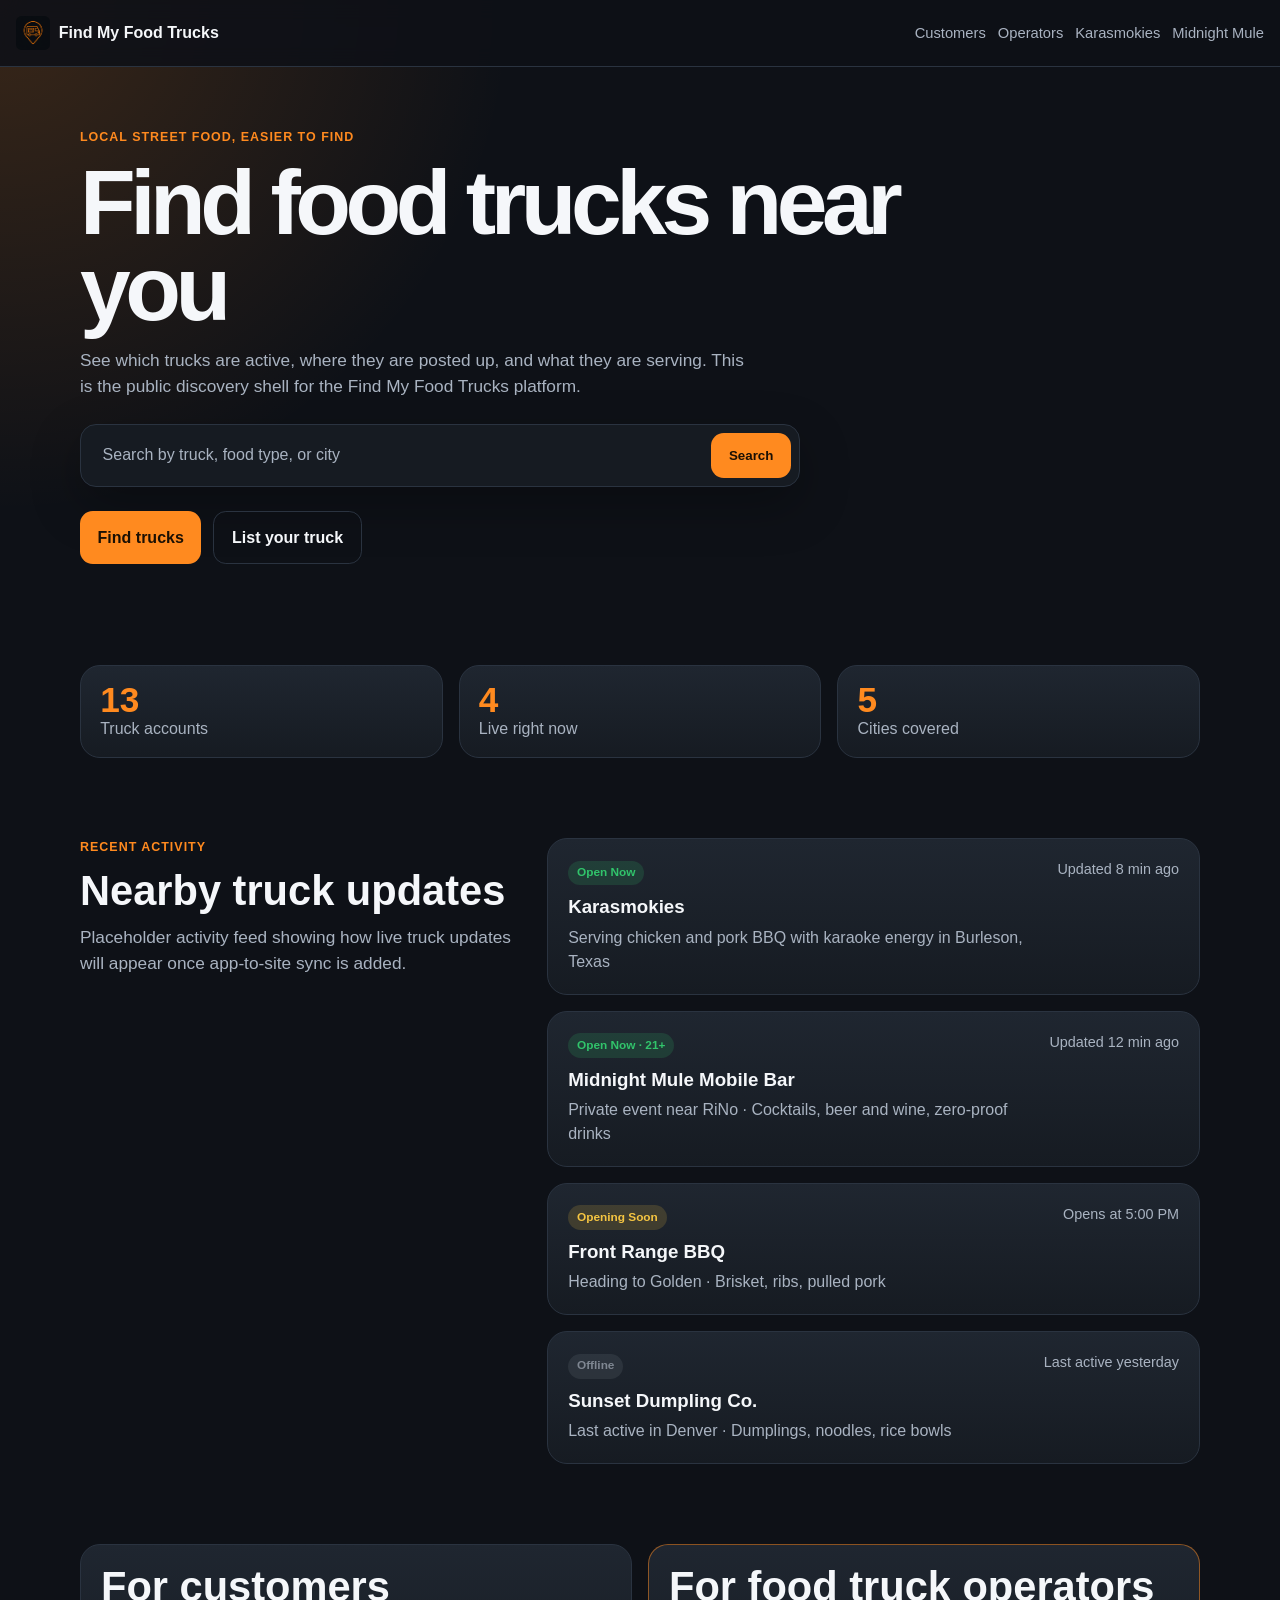
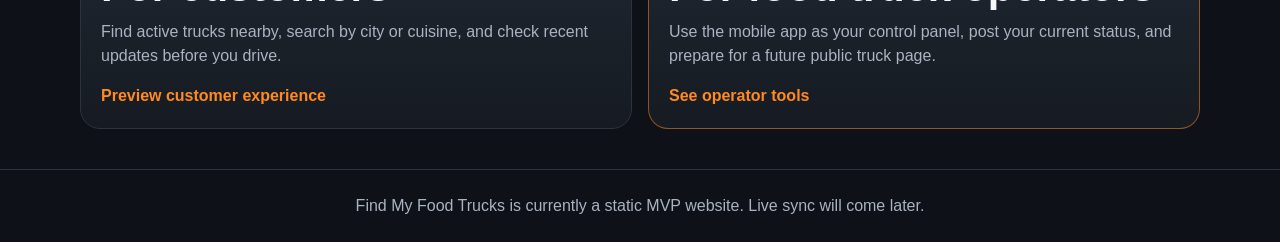
<file: index.html>
<!DOCTYPE html>
<html lang="en">
<head>
  <meta charset="UTF-8" />
  <meta name="viewport" content="width=device-width, initial-scale=1.0" />
  <title>Find My Food Trucks</title>
  <link rel="stylesheet" href="styles.css" />
</head>
<body>
  <header class="site-header">
    <a class="brand brand-with-logo" href="index.html">
      <img src="assets/Findmyfoodtrucklogo.png" alt="" />
      <span>Find My Food Trucks</span>
    </a>

    <nav class="nav-links" aria-label="Main navigation">
      <a href="customers.html">Customers</a>
      <a href="operators.html">Operators</a>
      <a href="trucks/demo-truck.html">Karasmokies</a>
      <a href="trucks/midnight-mule.html">Midnight Mule</a>
    </nav>
  </header>

  <main>
    <section class="hero section">
      <div class="hero-content">
        <p class="eyebrow">Local street food, easier to find</p>
        <h1>Find food trucks near you</h1>
        <p class="hero-text">
          See which trucks are active, where they are posted up, and what they are serving.
          This is the public discovery shell for the Find My Food Trucks platform.
        </p>

        <form class="search-card" action="#" method="get">
          <label for="truck-search" class="sr-only">Search food trucks</label>
          <input
            id="truck-search"
            type="search"
            placeholder="Search by truck, food type, or city"
          />
          <button type="submit">Search</button>
        </form>

        <div class="hero-actions">
          <a class="button primary" href="customers.html">Find trucks</a>
          <a class="button secondary" href="operators.html">List your truck</a>
        </div>
      </div>
    </section>

    <section class="stats section" aria-label="Platform stats">
      <article class="stat-card">
        <strong>13</strong>
        <span>Truck accounts</span>
      </article>
      <article class="stat-card">
        <strong>4</strong>
        <span>Live right now</span>
      </article>
      <article class="stat-card">
        <strong>5</strong>
        <span>Cities covered</span>
      </article>
    </section>

    <section class="section split-section">
      <div>
        <p class="eyebrow">Recent activity</p>
        <h2>Nearby truck updates</h2>
        <p class="section-text">
          Placeholder activity feed showing how live truck updates will appear once app-to-site sync is added.
        </p>
      </div>

      <div class="activity-list">
        <article class="activity-card">
          <div>
            <span class="status-badge open">Open Now</span>
            <h3><a href="trucks/demo-truck.html">Karasmokies</a></h3>
            <p>Serving chicken and pork BBQ with karaoke energy in Burleson, Texas</p>
          </div>
          <span class="activity-time">Updated 8 min ago</span>
        </article>

        <article class="activity-card">
          <div>
            <span class="status-badge open">Open Now · 21+</span>
            <h3><a href="trucks/midnight-mule.html">Midnight Mule Mobile Bar</a></h3>
            <p>Private event near RiNo · Cocktails, beer and wine, zero-proof drinks</p>
          </div>
          <span class="activity-time">Updated 12 min ago</span>
        </article>

        <article class="activity-card">
          <div>
            <span class="status-badge soon">Opening Soon</span>
            <h3>Front Range BBQ</h3>
            <p>Heading to Golden · Brisket, ribs, pulled pork</p>
          </div>
          <span class="activity-time">Opens at 5:00 PM</span>
        </article>

        <article class="activity-card">
          <div>
            <span class="status-badge offline">Offline</span>
            <h3>Sunset Dumpling Co.</h3>
            <p>Last active in Denver · Dumplings, noodles, rice bowls</p>
          </div>
          <span class="activity-time">Last active yesterday</span>
        </article>
      </div>
    </section>

    <section class="section cta-grid">
      <article class="cta-card">
        <h2>For customers</h2>
        <p>
          Find active trucks nearby, search by city or cuisine, and check recent updates before you drive.
        </p>
        <a class="text-link" href="customers.html">Preview customer experience</a>
      </article>

      <article class="cta-card accent">
        <h2>For food truck operators</h2>
        <p>
          Use the mobile app as your control panel, post your current status, and prepare for a future public truck page.
        </p>
        <a class="text-link" href="operators.html">See operator tools</a>
      </article>
    </section>
  </main>

  <footer class="site-footer">
    <p>Find My Food Trucks is currently a static MVP website. Live sync will come later.</p>
  </footer>
</body>
</html>
</file>
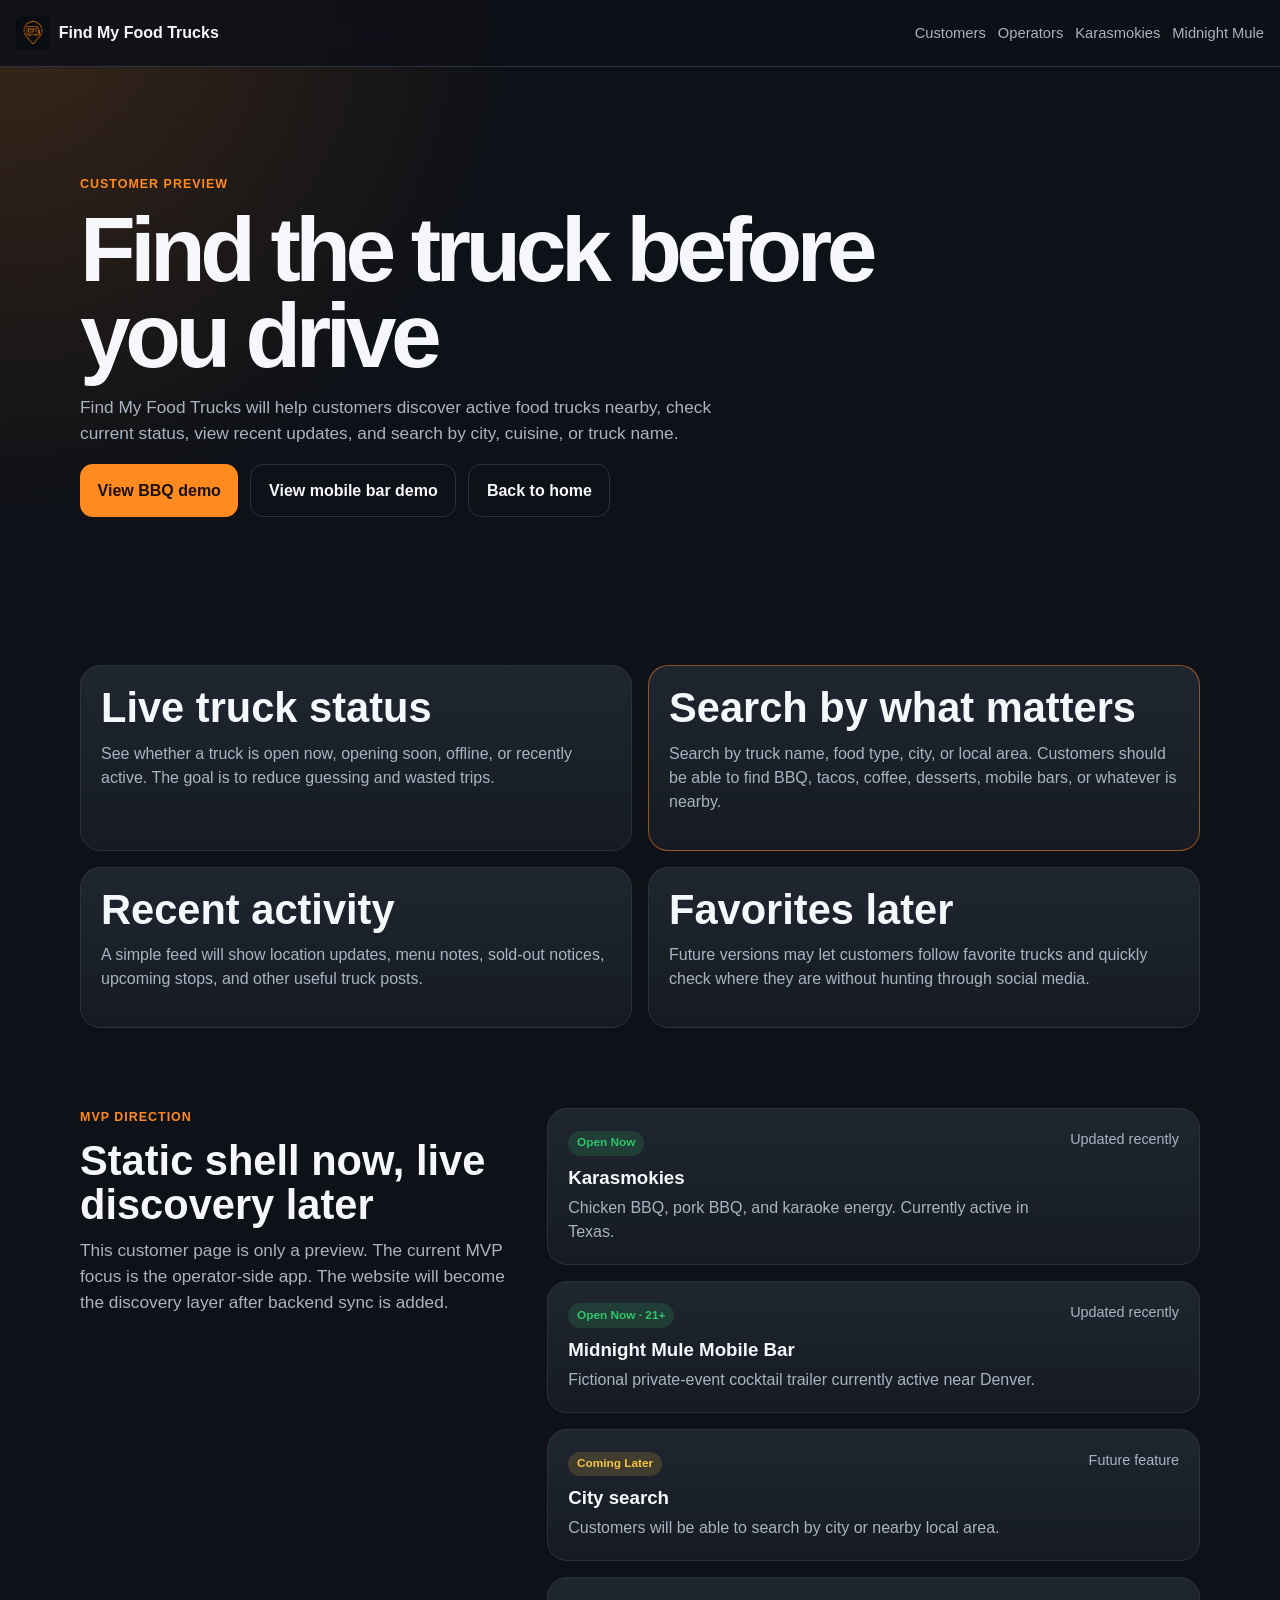
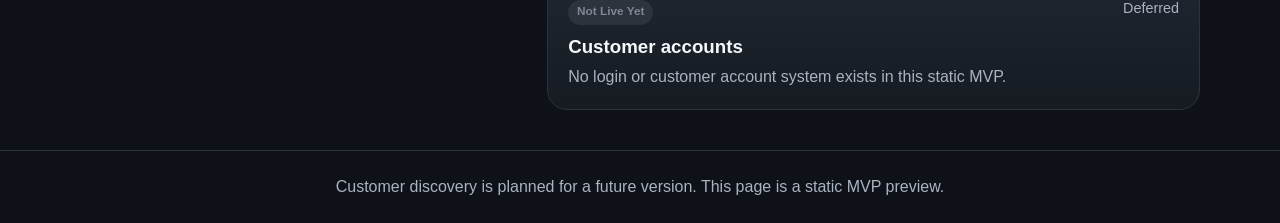
<file: customers.html>
<!DOCTYPE html>
<html lang="en">
<head>
  <meta charset="UTF-8" />
  <meta name="viewport" content="width=device-width, initial-scale=1.0" />
  <title>For Customers | Find My Food Trucks</title>
  <link rel="stylesheet" href="styles.css" />
</head>
<body>
  <header class="site-header">
    <a class="brand brand-with-logo" href="index.html">
      <img src="assets/Findmyfoodtrucklogo.png" alt="" />
      <span>Find My Food Trucks</span>
    </a>

    <nav class="nav-links" aria-label="Main navigation">
      <a href="customers.html">Customers</a>
      <a href="operators.html">Operators</a>
      <a href="trucks/demo-truck.html">Karasmokies</a>
      <a href="trucks/midnight-mule.html">Midnight Mule</a>
    </nav>
  </header>

  <main>
    <section class="hero section">
      <div class="hero-content">
        <p class="eyebrow">Customer preview</p>
        <h1>Find the truck before you drive</h1>
        <p class="hero-text">
          Find My Food Trucks will help customers discover active food trucks nearby,
          check current status, view recent updates, and search by city, cuisine, or truck name.
        </p>

        <div class="hero-actions">
          <a class="button primary" href="trucks/demo-truck.html">View BBQ demo</a>
          <a class="button secondary" href="trucks/midnight-mule.html">View mobile bar demo</a>
          <a class="button secondary" href="index.html">Back to home</a>
        </div>
      </div>
    </section>

    <section class="section cta-grid">
      <article class="cta-card">
        <h2>Live truck status</h2>
        <p>
          See whether a truck is open now, opening soon, offline, or recently active.
          The goal is to reduce guessing and wasted trips.
        </p>
      </article>

      <article class="cta-card accent">
        <h2>Search by what matters</h2>
        <p>
          Search by truck name, food type, city, or local area. Customers should be
          able to find BBQ, tacos, coffee, desserts, mobile bars, or whatever is nearby.
        </p>
      </article>

      <article class="cta-card">
        <h2>Recent activity</h2>
        <p>
          A simple feed will show location updates, menu notes, sold-out notices,
          upcoming stops, and other useful truck posts.
        </p>
      </article>

      <article class="cta-card">
        <h2>Favorites later</h2>
        <p>
          Future versions may let customers follow favorite trucks and quickly check
          where they are without hunting through social media.
        </p>
      </article>
    </section>

    <section class="section split-section">
      <div>
        <p class="eyebrow">MVP direction</p>
        <h2>Static shell now, live discovery later</h2>
        <p class="section-text">
          This customer page is only a preview. The current MVP focus is the operator-side
          app. The website will become the discovery layer after backend sync is added.
        </p>
      </div>

      <div class="activity-list">
        <article class="activity-card">
          <div>
            <span class="status-badge open">Open Now</span>
            <h3><a href="trucks/demo-truck.html">Karasmokies</a></h3>
            <p>Chicken BBQ, pork BBQ, and karaoke energy. Currently active in Texas.</p>
          </div>
          <span class="activity-time">Updated recently</span>
        </article>

        <article class="activity-card">
          <div>
            <span class="status-badge open">Open Now · 21+</span>
            <h3><a href="trucks/midnight-mule.html">Midnight Mule Mobile Bar</a></h3>
            <p>Fictional private-event cocktail trailer currently active near Denver.</p>
          </div>
          <span class="activity-time">Updated recently</span>
        </article>

        <article class="activity-card">
          <div>
            <span class="status-badge soon">Coming Later</span>
            <h3>City search</h3>
            <p>Customers will be able to search by city or nearby local area.</p>
          </div>
          <span class="activity-time">Future feature</span>
        </article>

        <article class="activity-card">
          <div>
            <span class="status-badge offline">Not Live Yet</span>
            <h3>Customer accounts</h3>
            <p>No login or customer account system exists in this static MVP.</p>
          </div>
          <span class="activity-time">Deferred</span>
        </article>
      </div>
    </section>
  </main>

  <footer class="site-footer">
    <p>Customer discovery is planned for a future version. This page is a static MVP preview.</p>
  </footer>
</body>
</html>
</file>
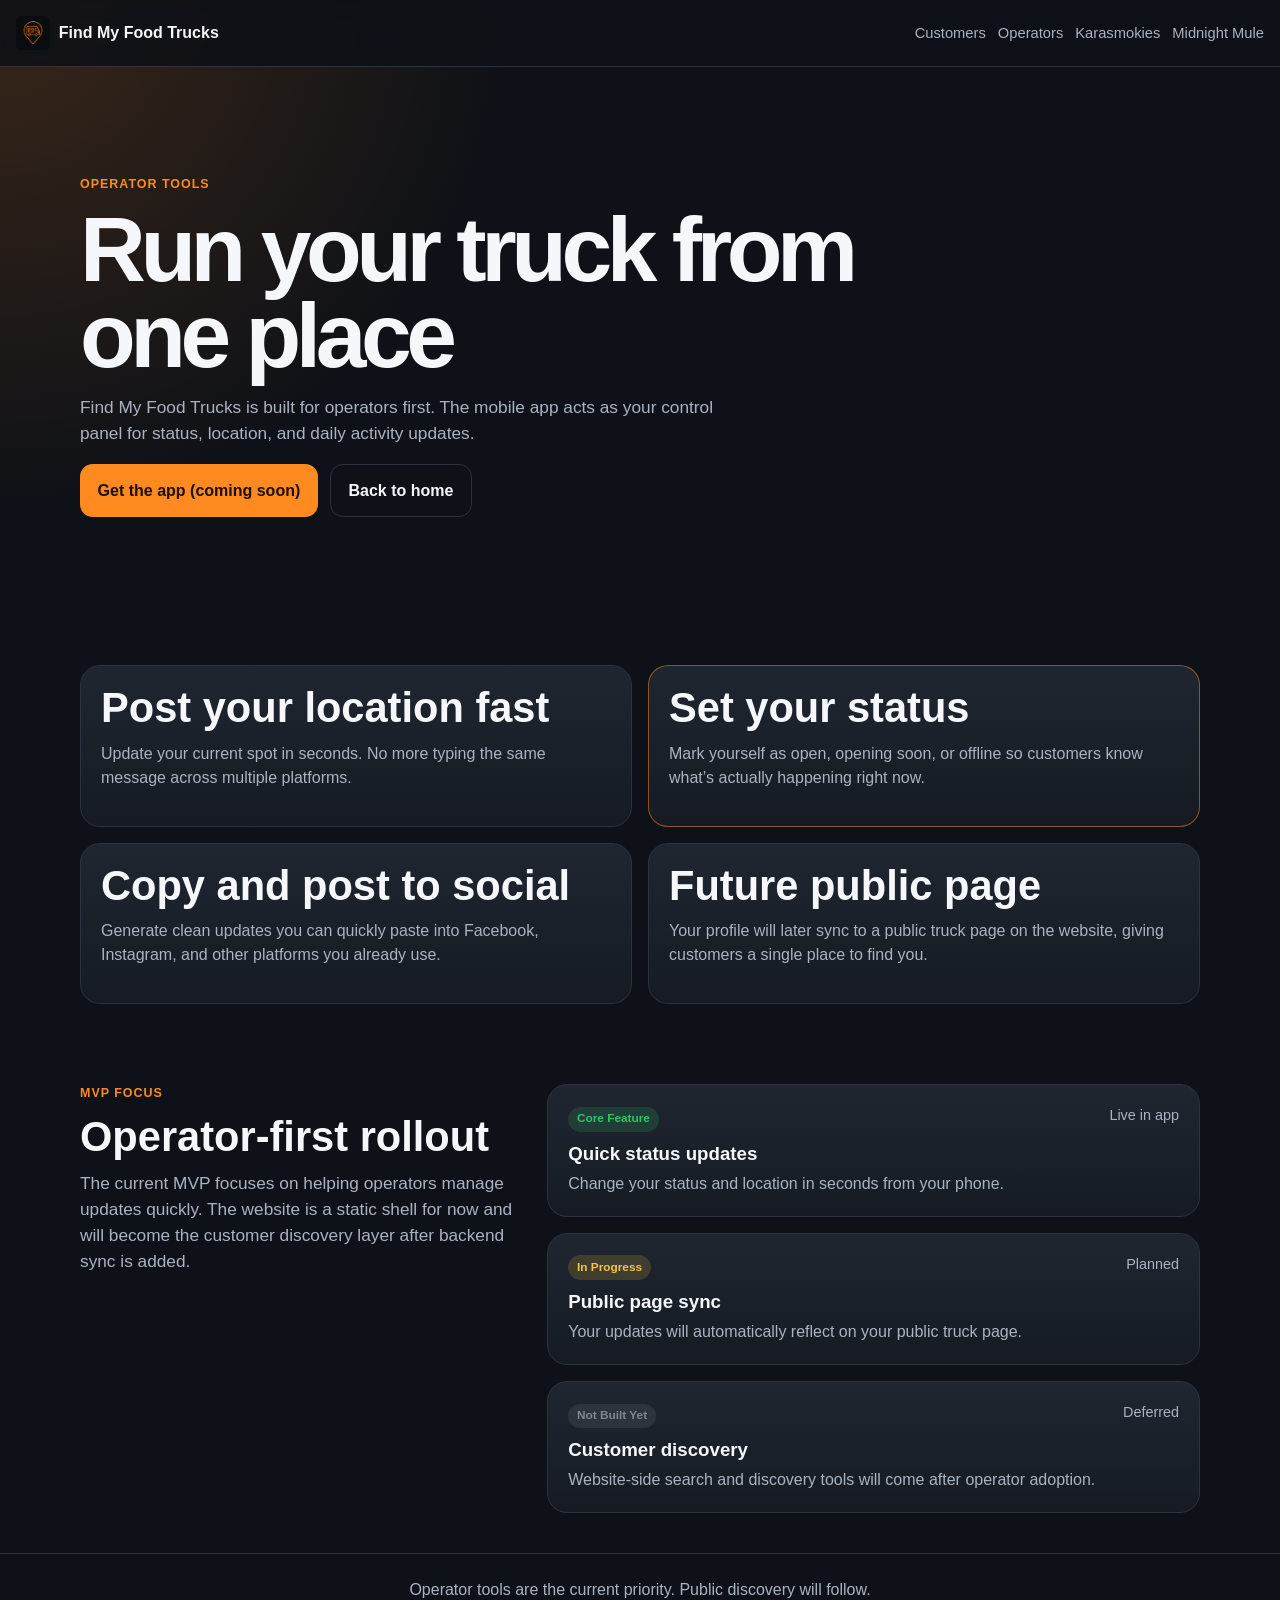
<file: operators.html>
<!DOCTYPE html>
<html lang="en">
<head>
  <meta charset="UTF-8" />
  <meta name="viewport" content="width=device-width, initial-scale=1.0" />
  <title>For Operators | Find My Food Trucks</title>
  <link rel="stylesheet" href="styles.css" />
</head>
<body>
  <header class="site-header">
    <a class="brand brand-with-logo" href="index.html">
      <img src="assets/Findmyfoodtrucklogo.png" alt="" />
      <span>Find My Food Trucks</span>
    </a>

    <nav class="nav-links" aria-label="Main navigation">
      <a href="customers.html">Customers</a>
      <a href="operators.html">Operators</a>
      <a href="trucks/demo-truck.html">Karasmokies</a>
      <a href="trucks/midnight-mule.html">Midnight Mule</a>
    </nav>
  </header>

  <main>
    <section class="hero section">
      <div class="hero-content">
        <p class="eyebrow">Operator tools</p>
        <h1>Run your truck from one place</h1>
        <p class="hero-text">
          Find My Food Trucks is built for operators first. The mobile app acts as your
          control panel for status, location, and daily activity updates.
        </p>

        <div class="hero-actions">
          <a class="button primary" href="#">Get the app (coming soon)</a>
          <a class="button secondary" href="index.html">Back to home</a>
        </div>
      </div>
    </section>

    <section class="section cta-grid">
      <article class="cta-card">
        <h2>Post your location fast</h2>
        <p>
          Update your current spot in seconds. No more typing the same message
          across multiple platforms.
        </p>
      </article>

      <article class="cta-card accent">
        <h2>Set your status</h2>
        <p>
          Mark yourself as open, opening soon, or offline so customers know
          what’s actually happening right now.
        </p>
      </article>

      <article class="cta-card">
        <h2>Copy and post to social</h2>
        <p>
          Generate clean updates you can quickly paste into Facebook, Instagram,
          and other platforms you already use.
        </p>
      </article>

      <article class="cta-card">
        <h2>Future public page</h2>
        <p>
          Your profile will later sync to a public truck page on the website,
          giving customers a single place to find you.
        </p>
      </article>
    </section>

    <section class="section split-section">
      <div>
        <p class="eyebrow">MVP focus</p>
        <h2>Operator-first rollout</h2>
        <p class="section-text">
          The current MVP focuses on helping operators manage updates quickly.
          The website is a static shell for now and will become the customer
          discovery layer after backend sync is added.
        </p>
      </div>

      <div class="activity-list">
        <article class="activity-card">
          <div>
            <span class="status-badge open">Core Feature</span>
            <h3>Quick status updates</h3>
            <p>Change your status and location in seconds from your phone.</p>
          </div>
          <span class="activity-time">Live in app</span>
        </article>

        <article class="activity-card">
          <div>
            <span class="status-badge soon">In Progress</span>
            <h3>Public page sync</h3>
            <p>Your updates will automatically reflect on your public truck page.</p>
          </div>
          <span class="activity-time">Planned</span>
        </article>

        <article class="activity-card">
          <div>
            <span class="status-badge offline">Not Built Yet</span>
            <h3>Customer discovery</h3>
            <p>Website-side search and discovery tools will come after operator adoption.</p>
          </div>
          <span class="activity-time">Deferred</span>
        </article>
      </div>
    </section>
  </main>

  <footer class="site-footer">
    <p>Operator tools are the current priority. Public discovery will follow.</p>
  </footer>
</body>
</html>
</file>
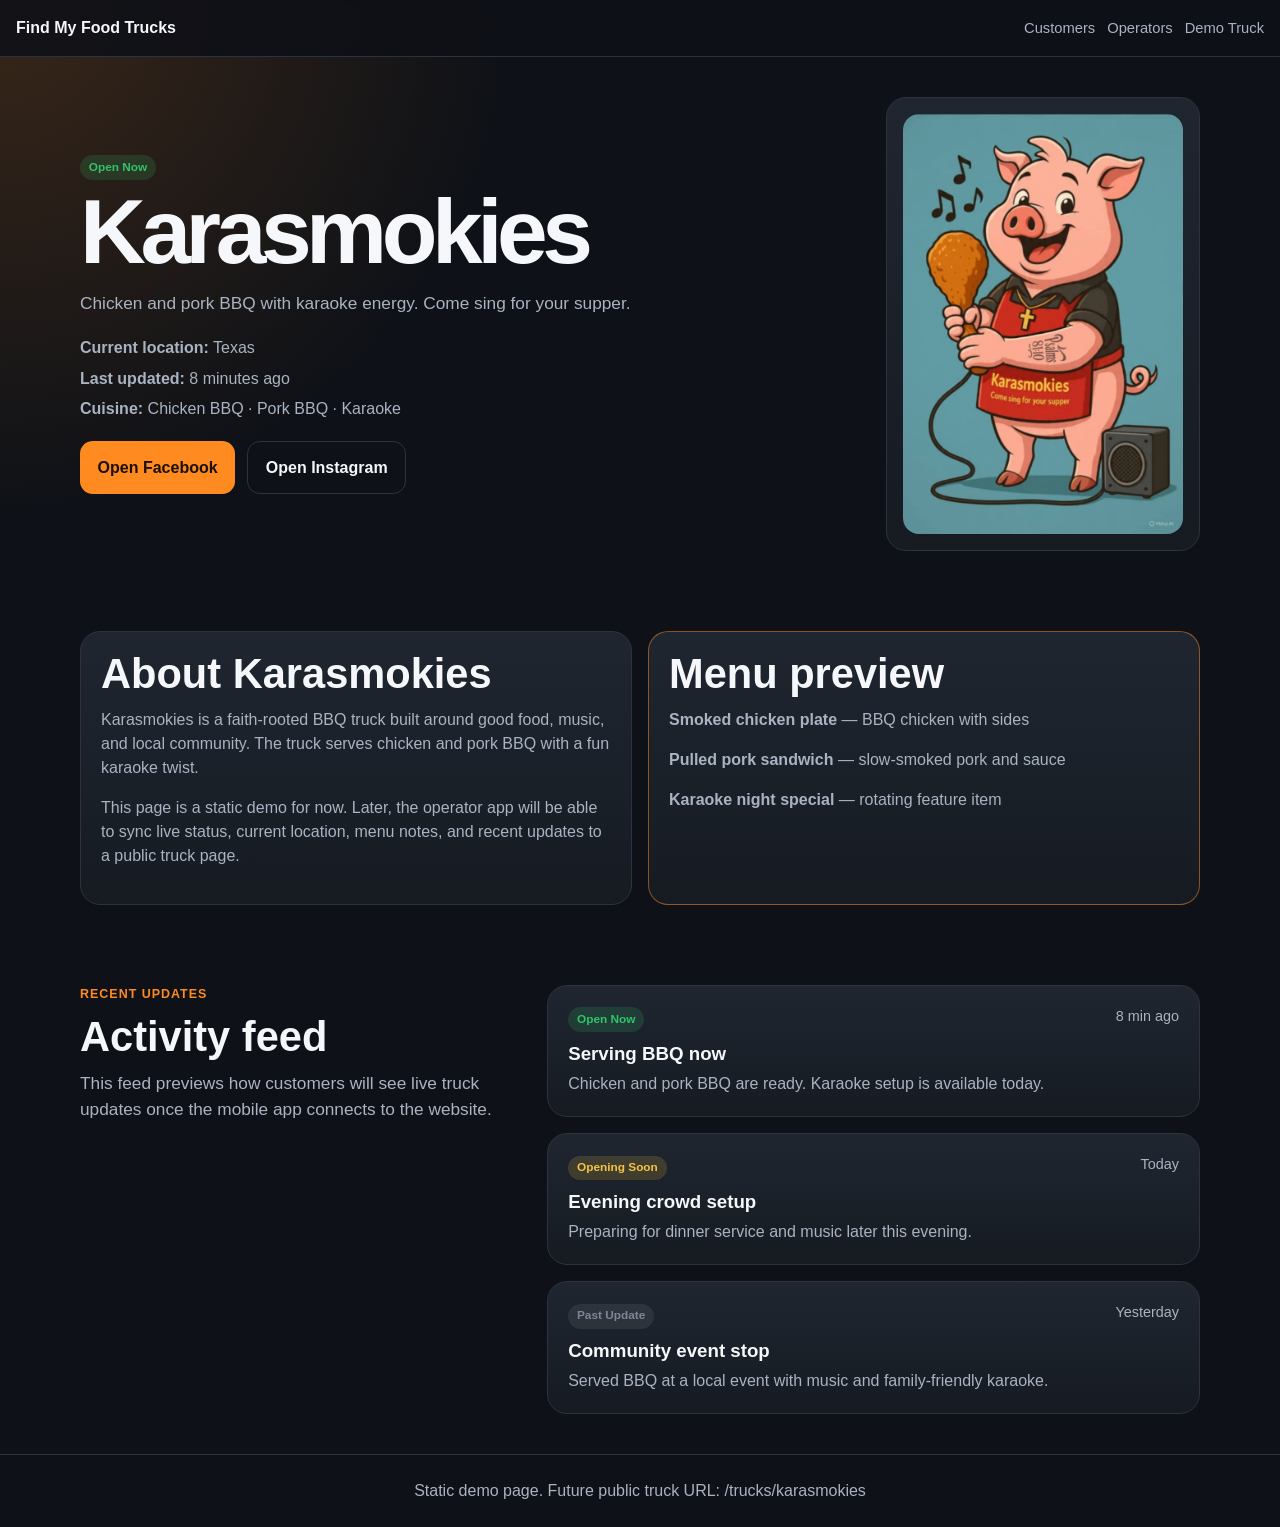
<file: trucks-temp/demo-truck.html>
<!DOCTYPE html>
<html lang="en">
<head>
  <meta charset="UTF-8" />
  <meta name="viewport" content="width=device-width, initial-scale=1.0" />
  <title>Karasmokies | Find My Food Trucks</title>
  <link rel="stylesheet" href="../styles.css" />
</head>
<body>
  <header class="site-header">
    <a class="brand" href="../index.html">Find My Food Trucks</a>

    <nav class="nav-links" aria-label="Main navigation">
      <a href="../customers.html">Customers</a>
      <a href="../operators.html">Operators</a>
      <a href="demo-truck.html">Demo Truck</a>
    </nav>
  </header>

  <main>
    <section class="section truck-hero">
      <div>
        <span class="status-badge open">Open Now</span>
        <h1>Karasmokies</h1>
        <p class="hero-text">
          Chicken and pork BBQ with karaoke energy. Come sing for your supper.
        </p>

        <div class="truck-meta">
          <p><strong>Current location:</strong> Texas</p>
          <p><strong>Last updated:</strong> 8 minutes ago</p>
          <p><strong>Cuisine:</strong> Chicken BBQ · Pork BBQ · Karaoke</p>
        </div>

        <div class="hero-actions">
          <a class="button primary" href="#">Open Facebook</a>
          <a class="button secondary" href="#">Open Instagram</a>
        </div>
      </div>

      <div class="truck-image-card">
        <img src="../assets/karasmokies-mascot.png" alt="Karasmokies pig mascot holding BBQ and a microphone" />
      </div>
    </section>

    <section class="section cta-grid">
      <article class="cta-card">
        <h2>About Karasmokies</h2>
        <p>
          Karasmokies is a faith-rooted BBQ truck built around good food, music,
          and local community. The truck serves chicken and pork BBQ with a fun
          karaoke twist.
        </p>
        <p>
          This page is a static demo for now. Later, the operator app will be able
          to sync live status, current location, menu notes, and recent updates to
          a public truck page.
        </p>
      </article>

      <article class="cta-card accent">
        <h2>Menu preview</h2>
        <p><strong>Smoked chicken plate</strong> — BBQ chicken with sides</p>
        <p><strong>Pulled pork sandwich</strong> — slow-smoked pork and sauce</p>
        <p><strong>Karaoke night special</strong> — rotating feature item</p>
      </article>
    </section>

    <section class="section split-section">
      <div>
        <p class="eyebrow">Recent updates</p>
        <h2>Activity feed</h2>
        <p class="section-text">
          This feed previews how customers will see live truck updates once the
          mobile app connects to the website.
        </p>
      </div>

      <div class="activity-list">
        <article class="activity-card">
          <div>
            <span class="status-badge open">Open Now</span>
            <h3>Serving BBQ now</h3>
            <p>Chicken and pork BBQ are ready. Karaoke setup is available today.</p>
          </div>
          <span class="activity-time">8 min ago</span>
        </article>

        <article class="activity-card">
          <div>
            <span class="status-badge soon">Opening Soon</span>
            <h3>Evening crowd setup</h3>
            <p>Preparing for dinner service and music later this evening.</p>
          </div>
          <span class="activity-time">Today</span>
        </article>

        <article class="activity-card">
          <div>
            <span class="status-badge offline">Past Update</span>
            <h3>Community event stop</h3>
            <p>Served BBQ at a local event with music and family-friendly karaoke.</p>
          </div>
          <span class="activity-time">Yesterday</span>
        </article>
      </div>
    </section>
  </main>

  <footer class="site-footer">
    <p>Static demo page. Future public truck URL: /trucks/karasmokies</p>
  </footer>
</body>
</html>
</file>
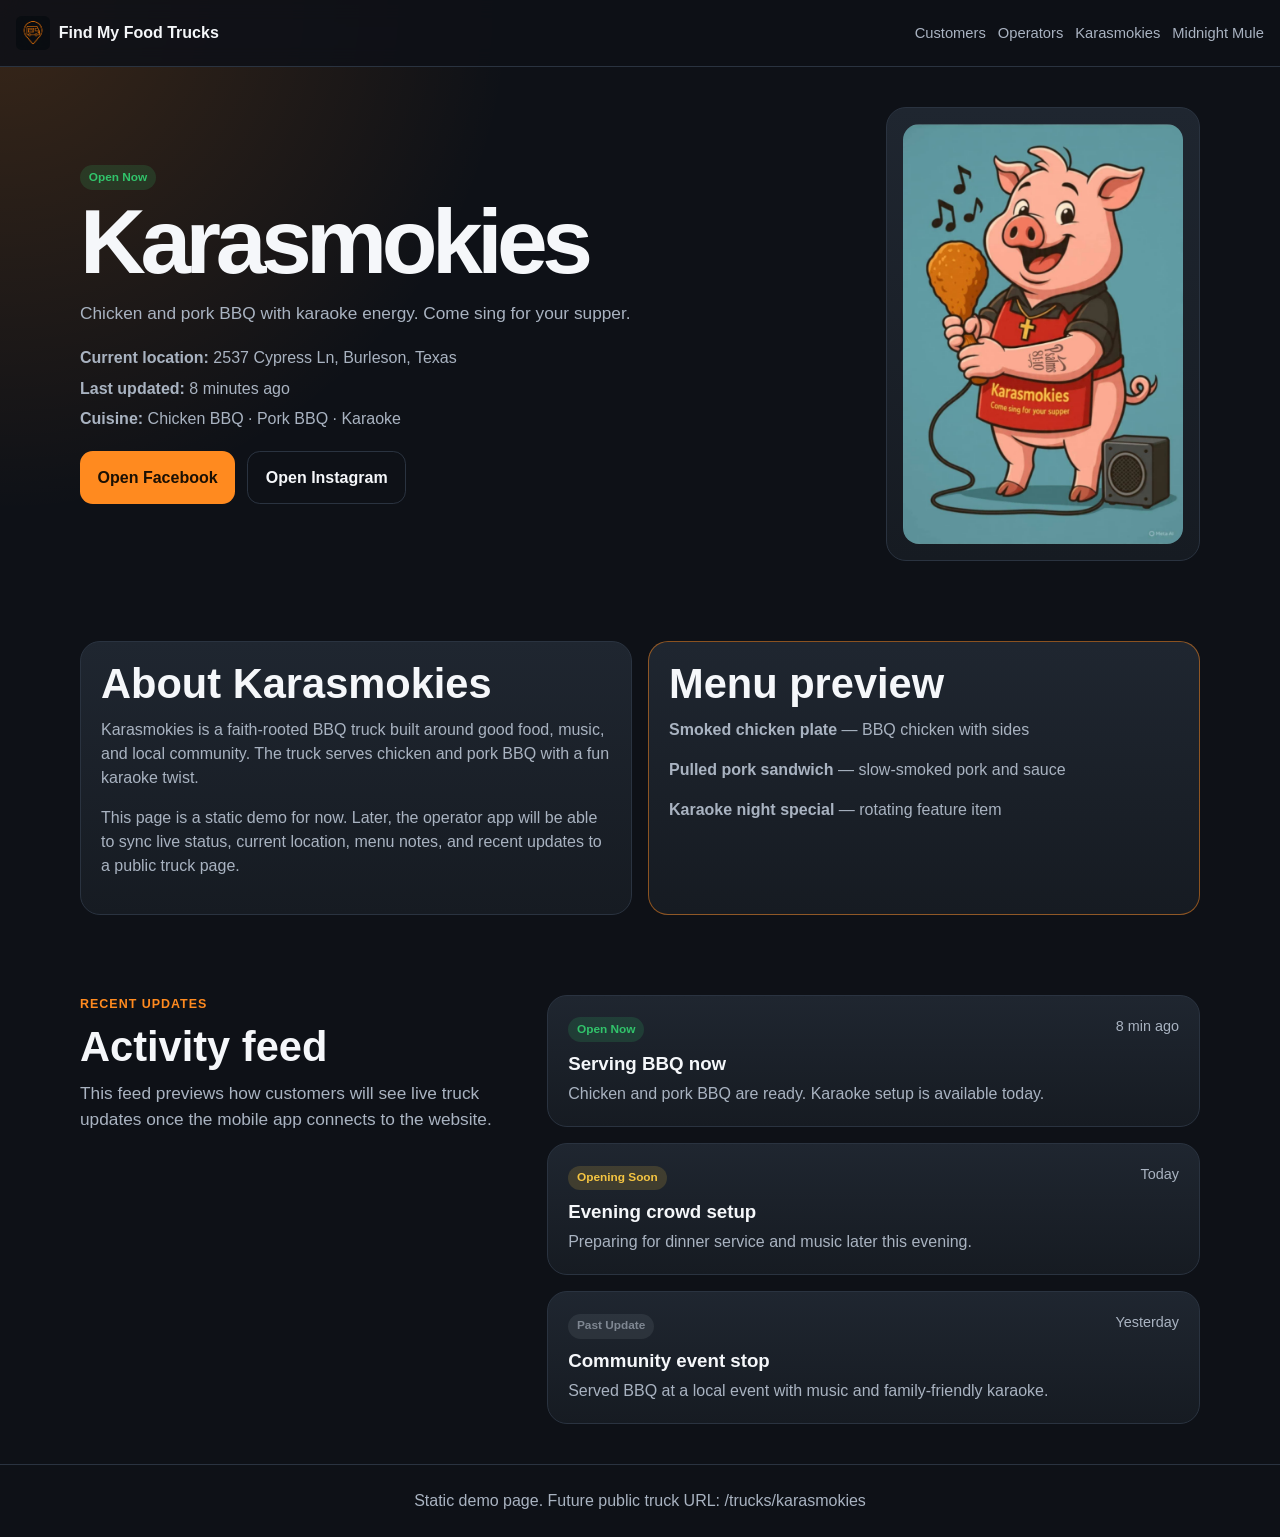
<file: trucks/demo-truck.html>
<!DOCTYPE html>
<html lang="en">
<head>
  <meta charset="UTF-8" />
  <meta name="viewport" content="width=device-width, initial-scale=1.0" />
  <title>Karasmokies | Find My Food Trucks</title>
  <link rel="stylesheet" href="../styles.css" />
</head>
<body>
  <header class="site-header">
    <a class="brand brand-with-logo" href="../index.html">
      <img src="../assets/Findmyfoodtrucklogo.png" alt="" />
      <span>Find My Food Trucks</span>
    </a>

    <nav class="nav-links" aria-label="Main navigation">
      <a href="../customers.html">Customers</a>
      <a href="../operators.html">Operators</a>
      <a href="demo-truck.html" aria-current="page">Karasmokies</a>
      <a href="midnight-mule.html">Midnight Mule</a>
    </nav>
  </header>

  <main>
    <section class="section truck-hero">
      <div>
        <span class="status-badge open">Open Now</span>
        <h1>Karasmokies</h1>
        <p class="hero-text">
          Chicken and pork BBQ with karaoke energy. Come sing for your supper.
        </p>

        <div class="truck-meta">
          <p><strong>Current location:</strong> 2537 Cypress Ln, Burleson, Texas</p>
          <p><strong>Last updated:</strong> 8 minutes ago</p>
          <p><strong>Cuisine:</strong> Chicken BBQ · Pork BBQ · Karaoke</p>
        </div>

        <div class="hero-actions">
          <a class="button primary" href="https://www.facebook.com/share/1BLVm1cSQF/" target="_blank" rel="noopener">Open Facebook</a>
          <a class="button secondary" href="https://www.instagram.com/karasmokies.2026?igsh=Z2UzcmR3NDR1cms5" target="_blank" rel="noopener">Open Instagram</a>
        </div>
      </div>

      <div class="truck-image-card">
        <img src="../assets/karasmokies-mascot.png" alt="Karasmokies pig mascot holding BBQ and a microphone" />
      </div>
    </section>

    <section class="section cta-grid">
      <article class="cta-card">
        <h2>About Karasmokies</h2>
        <p>
          Karasmokies is a faith-rooted BBQ truck built around good food, music,
          and local community. The truck serves chicken and pork BBQ with a fun
          karaoke twist.
        </p>
        <p>
          This page is a static demo for now. Later, the operator app will be able
          to sync live status, current location, menu notes, and recent updates to
          a public truck page.
        </p>
      </article>

      <article class="cta-card accent">
        <h2>Menu preview</h2>
        <p><strong>Smoked chicken plate</strong> — BBQ chicken with sides</p>
        <p><strong>Pulled pork sandwich</strong> — slow-smoked pork and sauce</p>
        <p><strong>Karaoke night special</strong> — rotating feature item</p>
      </article>
    </section>

    <section class="section split-section">
      <div>
        <p class="eyebrow">Recent updates</p>
        <h2>Activity feed</h2>
        <p class="section-text">
          This feed previews how customers will see live truck updates once the
          mobile app connects to the website.
        </p>
      </div>

      <div class="activity-list">
        <article class="activity-card">
          <div>
            <span class="status-badge open">Open Now</span>
            <h3>Serving BBQ now</h3>
            <p>Chicken and pork BBQ are ready. Karaoke setup is available today.</p>
          </div>
          <span class="activity-time">8 min ago</span>
        </article>

        <article class="activity-card">
          <div>
            <span class="status-badge soon">Opening Soon</span>
            <h3>Evening crowd setup</h3>
            <p>Preparing for dinner service and music later this evening.</p>
          </div>
          <span class="activity-time">Today</span>
        </article>

        <article class="activity-card">
          <div>
            <span class="status-badge offline">Past Update</span>
            <h3>Community event stop</h3>
            <p>Served BBQ at a local event with music and family-friendly karaoke.</p>
          </div>
          <span class="activity-time">Yesterday</span>
        </article>
      </div>
    </section>
  </main>

  <footer class="site-footer">
    <p>Static demo page. Future public truck URL: /trucks/karasmokies</p>
  </footer>
</body>
</html>
</file>
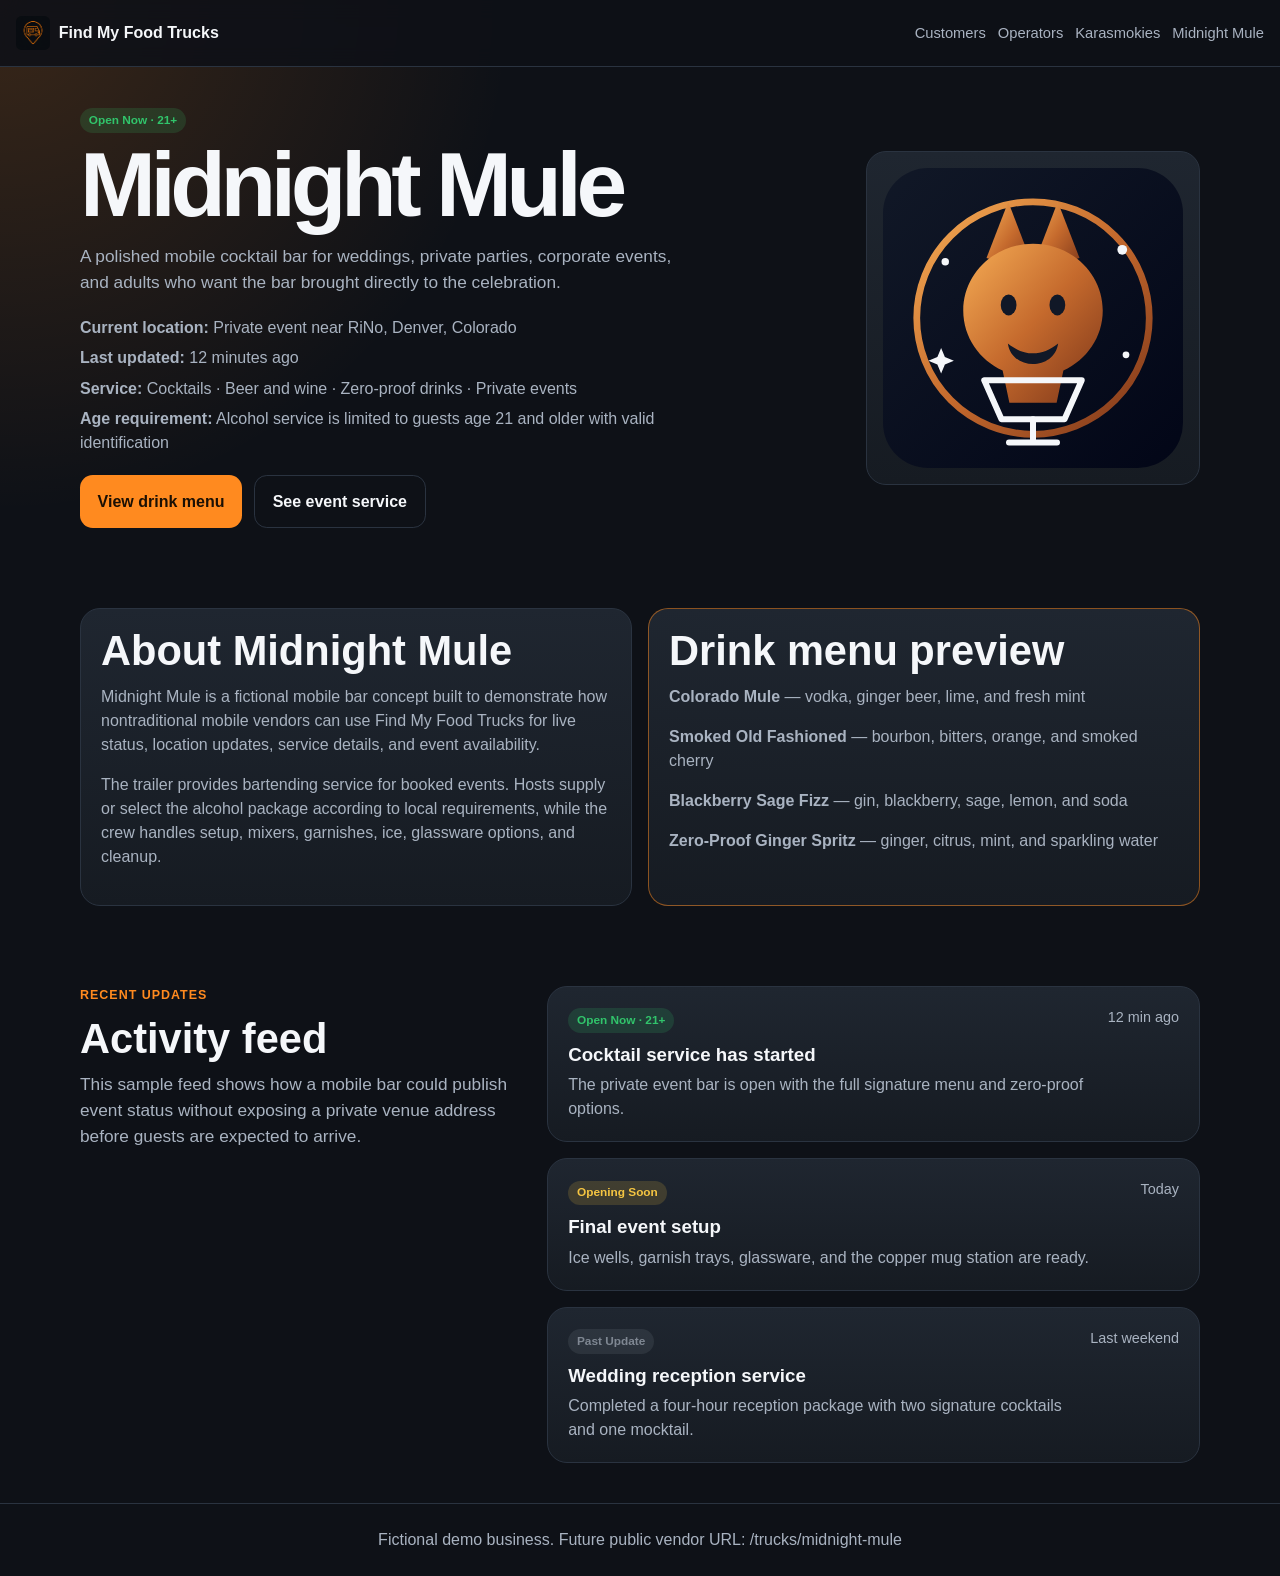
<file: trucks/midnight-mule.html>
<!DOCTYPE html>
<html lang="en">
<head>
  <meta charset="UTF-8" />
  <meta name="viewport" content="width=device-width, initial-scale=1.0" />
  <meta name="description" content="Midnight Mule Mobile Bar is a fictional 21+ cocktail trailer demo profile on Find My Food Trucks." />
  <title>Midnight Mule Mobile Bar | Find My Food Trucks</title>
  <link rel="stylesheet" href="../styles.css" />
</head>
<body>
  <header class="site-header">
    <a class="brand brand-with-logo" href="../index.html">
      <img src="../assets/Findmyfoodtrucklogo.png" alt="" />
      <span>Find My Food Trucks</span>
    </a>

    <nav class="nav-links" aria-label="Main navigation">
      <a href="../customers.html">Customers</a>
      <a href="../operators.html">Operators</a>
      <a href="demo-truck.html">Karasmokies</a>
      <a href="midnight-mule.html" aria-current="page">Midnight Mule</a>
    </nav>
  </header>

  <main>
    <section class="section truck-hero">
      <div>
        <span class="status-badge open">Open Now · 21+</span>
        <h1>Midnight Mule</h1>
        <p class="hero-text">
          A polished mobile cocktail bar for weddings, private parties, corporate events,
          and adults who want the bar brought directly to the celebration.
        </p>

        <div class="truck-meta">
          <p><strong>Current location:</strong> Private event near RiNo, Denver, Colorado</p>
          <p><strong>Last updated:</strong> 12 minutes ago</p>
          <p><strong>Service:</strong> Cocktails · Beer and wine · Zero-proof drinks · Private events</p>
          <p><strong>Age requirement:</strong> Alcohol service is limited to guests age 21 and older with valid identification</p>
        </div>

        <div class="hero-actions">
          <a class="button primary" href="#menu">View drink menu</a>
          <a class="button secondary" href="#about">See event service</a>
        </div>
      </div>

      <div class="truck-image-card">
        <img src="../assets/midnight-mule-logo.svg" alt="Midnight Mule Mobile Bar copper mule and cocktail logo" />
      </div>
    </section>

    <section class="section cta-grid">
      <article class="cta-card" id="about">
        <h2>About Midnight Mule</h2>
        <p>
          Midnight Mule is a fictional mobile bar concept built to demonstrate how
          nontraditional mobile vendors can use Find My Food Trucks for live status,
          location updates, service details, and event availability.
        </p>
        <p>
          The trailer provides bartending service for booked events. Hosts supply or
          select the alcohol package according to local requirements, while the crew
          handles setup, mixers, garnishes, ice, glassware options, and cleanup.
        </p>
      </article>

      <article class="cta-card accent" id="menu">
        <h2>Drink menu preview</h2>
        <p><strong>Colorado Mule</strong> — vodka, ginger beer, lime, and fresh mint</p>
        <p><strong>Smoked Old Fashioned</strong> — bourbon, bitters, orange, and smoked cherry</p>
        <p><strong>Blackberry Sage Fizz</strong> — gin, blackberry, sage, lemon, and soda</p>
        <p><strong>Zero-Proof Ginger Spritz</strong> — ginger, citrus, mint, and sparkling water</p>
      </article>
    </section>

    <section class="section split-section">
      <div>
        <p class="eyebrow">Recent updates</p>
        <h2>Activity feed</h2>
        <p class="section-text">
          This sample feed shows how a mobile bar could publish event status without
          exposing a private venue address before guests are expected to arrive.
        </p>
      </div>

      <div class="activity-list">
        <article class="activity-card">
          <div>
            <span class="status-badge open">Open Now · 21+</span>
            <h3>Cocktail service has started</h3>
            <p>The private event bar is open with the full signature menu and zero-proof options.</p>
          </div>
          <span class="activity-time">12 min ago</span>
        </article>

        <article class="activity-card">
          <div>
            <span class="status-badge soon">Opening Soon</span>
            <h3>Final event setup</h3>
            <p>Ice wells, garnish trays, glassware, and the copper mug station are ready.</p>
          </div>
          <span class="activity-time">Today</span>
        </article>

        <article class="activity-card">
          <div>
            <span class="status-badge offline">Past Update</span>
            <h3>Wedding reception service</h3>
            <p>Completed a four-hour reception package with two signature cocktails and one mocktail.</p>
          </div>
          <span class="activity-time">Last weekend</span>
        </article>
      </div>
    </section>
  </main>

  <footer class="site-footer">
    <p>Fictional demo business. Future public vendor URL: /trucks/midnight-mule</p>
  </footer>
</body>
</html>
</file>
<file: styles.css>
:root {
  --bg: #0e1117;
  --panel: #161b22;
  --panel-soft: #1f2630;
  --text: #f5f7fa;
  --muted: #a9b3c1;
  --line: #2a3340;
  --orange: #ff8a1f;
  --green: #31c46b;
  --yellow: #f5c542;
  --gray: #7f8792;
}

* {
  box-sizing: border-box;
}

body {
  margin: 0;
  font-family: Arial, Helvetica, sans-serif;
  background:
    radial-gradient(circle at top left, rgba(255, 138, 31, 0.18), transparent 32rem),
    var(--bg);
  color: var(--text);
  line-height: 1.5;
}

a {
  color: inherit;
}

.site-header {
  display: flex;
  justify-content: space-between;
  align-items: center;
  gap: 1rem;
  padding: 1rem;
  border-bottom: 1px solid var(--line);
  background: rgba(14, 17, 23, 0.88);
  position: sticky;
  top: 0;
  z-index: 10;
  backdrop-filter: blur(10px);
}

.brand {
  font-weight: 800;
  text-decoration: none;
}

.brand-with-logo {
  display: inline-flex;
  align-items: center;
  gap: 0.55rem;
}

.brand-with-logo img {
  width: 34px;
  height: 34px;
  object-fit: contain;
  border-radius: 0.35rem;
}

.nav-links {
  display: flex;
  gap: 0.75rem;
  flex-wrap: wrap;
  justify-content: flex-end;
}

.nav-links a {
  color: var(--muted);
  text-decoration: none;
  font-size: 0.92rem;
}

.nav-links a:hover {
  color: var(--orange);
}

.section {
  width: min(1120px, calc(100% - 2rem));
  margin: 0 auto;
  padding: 2.5rem 0;
}

.hero {
  min-height: 62vh;
  display: flex;
  align-items: center;
}

.hero-content {
  max-width: 820px;
}

.eyebrow {
  color: var(--orange);
  font-weight: 700;
  text-transform: uppercase;
  letter-spacing: 0.08em;
  font-size: 0.78rem;
  margin: 0 0 0.75rem;
}

h1,
h2,
h3,
p {
  margin-top: 0;
}

h1 {
  font-size: clamp(2.6rem, 8vw, 5.7rem);
  line-height: 0.95;
  letter-spacing: -0.06em;
  margin-bottom: 1rem;
}

h2 {
  font-size: clamp(1.7rem, 4vw, 2.6rem);
  line-height: 1.05;
  margin-bottom: 0.75rem;
}

h3 {
  margin-bottom: 0.25rem;
}

.hero-text,
.section-text {
  color: var(--muted);
  max-width: 680px;
  font-size: 1.08rem;
}

.search-card {
  display: flex;
  gap: 0.5rem;
  padding: 0.5rem;
  background: var(--panel);
  border: 1px solid var(--line);
  border-radius: 1rem;
  max-width: 720px;
  margin: 1.5rem 0;
  box-shadow: 0 18px 50px rgba(0, 0, 0, 0.28);
}

.search-card input {
  flex: 1;
  min-width: 0;
  border: 0;
  outline: 0;
  background: transparent;
  color: var(--text);
  font-size: 1rem;
  padding: 0.85rem;
}

.search-card input::placeholder {
  color: var(--muted);
}

button,
.button {
  border: 0;
  border-radius: 0.8rem;
  padding: 0.85rem 1.1rem;
  font-weight: 800;
  cursor: pointer;
  text-decoration: none;
  display: inline-flex;
  align-items: center;
  justify-content: center;
}

button,
.button.primary {
  background: var(--orange);
  color: #1b1004;
}

button:hover,
.button.primary:hover {
  background: #ffa24d;
}

.button.secondary {
  background: transparent;
  color: var(--text);
  border: 1px solid var(--line);
}

.button.secondary:hover {
  border-color: var(--orange);
  color: var(--orange);
}

.hero-actions {
  display: flex;
  gap: 0.75rem;
  flex-wrap: wrap;
}

.stats {
  display: grid;
  grid-template-columns: repeat(3, 1fr);
  gap: 1rem;
}

.stat-card,
.activity-card,
.cta-card {
  background: linear-gradient(180deg, var(--panel-soft), var(--panel));
  border: 1px solid var(--line);
  border-radius: 1.25rem;
  padding: 1.25rem;
}

.stat-card {
  padding: 1rem 1.2rem;
}

.stat-card strong {
  display: block;
  font-size: 2.2rem;
  color: var(--orange);
  line-height: 1;
}

.stat-card span {
  color: var(--muted);
}

.split-section {
  display: grid;
  grid-template-columns: 0.8fr 1.2fr;
  gap: 2rem;
  align-items: start;
}

.activity-list {
  display: grid;
  gap: 1rem;
}

.activity-card {
  display: flex;
  justify-content: space-between;
  gap: 1rem;
}

.activity-card p {
  color: var(--muted);
  margin-bottom: 0;
}

.activity-card h3 a {
  text-decoration: none;
}

.activity-card h3 a:hover {
  color: var(--orange);
}

.activity-time {
  white-space: nowrap;
  color: var(--muted);
  font-size: 0.9rem;
}

.status-badge {
  display: inline-flex;
  width: fit-content;
  border-radius: 999px;
  padding: 0.22rem 0.55rem;
  font-size: 0.74rem;
  font-weight: 800;
  margin-bottom: 0.5rem;
}

.status-badge.open {
  background: rgba(49, 196, 107, 0.16);
  color: var(--green);
}

.status-badge.soon {
  background: rgba(245, 197, 66, 0.16);
  color: var(--yellow);
}

.status-badge.offline {
  background: rgba(127, 135, 146, 0.16);
  color: var(--gray);
}

.cta-grid {
  display: grid;
  grid-template-columns: repeat(2, 1fr);
  gap: 1rem;
}

.cta-card p {
  color: var(--muted);
}

.cta-card.accent {
  border-color: rgba(255, 138, 31, 0.5);
}

.text-link {
  color: var(--orange);
  font-weight: 800;
  text-decoration: none;
}

.text-link:hover {
  text-decoration: underline;
}

.truck-hero {
  display: grid;
  grid-template-columns: 1.1fr 0.9fr;
  gap: 2rem;
  align-items: center;
}

.truck-image-card {
  background: linear-gradient(180deg, var(--panel-soft), var(--panel));
  border: 1px solid var(--line);
  border-radius: 1.25rem;
  padding: 1rem;
  max-width: 360px;
  justify-self: end;
}

.truck-image-card img {
  display: block;
  width: 100%;
  max-height: 420px;
  object-fit: contain;
  border-radius: 1rem;
}

.truck-meta {
  color: var(--muted);
  margin: 1.25rem 0;
}

.truck-meta p {
  margin-bottom: 0.4rem;
}

.site-footer {
  border-top: 1px solid var(--line);
  padding: 1.5rem 1rem;
  color: var(--muted);
  text-align: center;
}

.site-footer p {
  margin: 0;
}

.sr-only {
  position: absolute;
  width: 1px;
  height: 1px;
  overflow: hidden;
  clip: rect(0, 0, 0, 0);
}

@media (max-width: 760px) {
  .site-header {
    align-items: flex-start;
    flex-direction: column;
  }

  .hero {
    min-height: auto;
  }

  .search-card {
    flex-direction: column;
  }

  .stats,
  .split-section,
  .cta-grid,
  .truck-hero {
    grid-template-columns: 1fr;
  }

  .activity-card {
    flex-direction: column;
  }

  .activity-time {
    white-space: normal;
  }

  .truck-image-card {
    max-width: 280px;
    justify-self: start;
  }
}
.site-header .brand-with-logo {
  display: inline-flex;
  align-items: center;
  gap: 0.55rem;
  max-width: fit-content;
}

.site-header .brand-with-logo img {
  width: 34px !important;
  height: 34px !important;
  max-width: 34px !important;
  max-height: 34px !important;
  object-fit: contain;
  display: block;
  border-radius: 0.35rem;
}

.site-header .brand-with-logo span {
  font-size: 1rem;
  line-height: 1;
}
</file>
